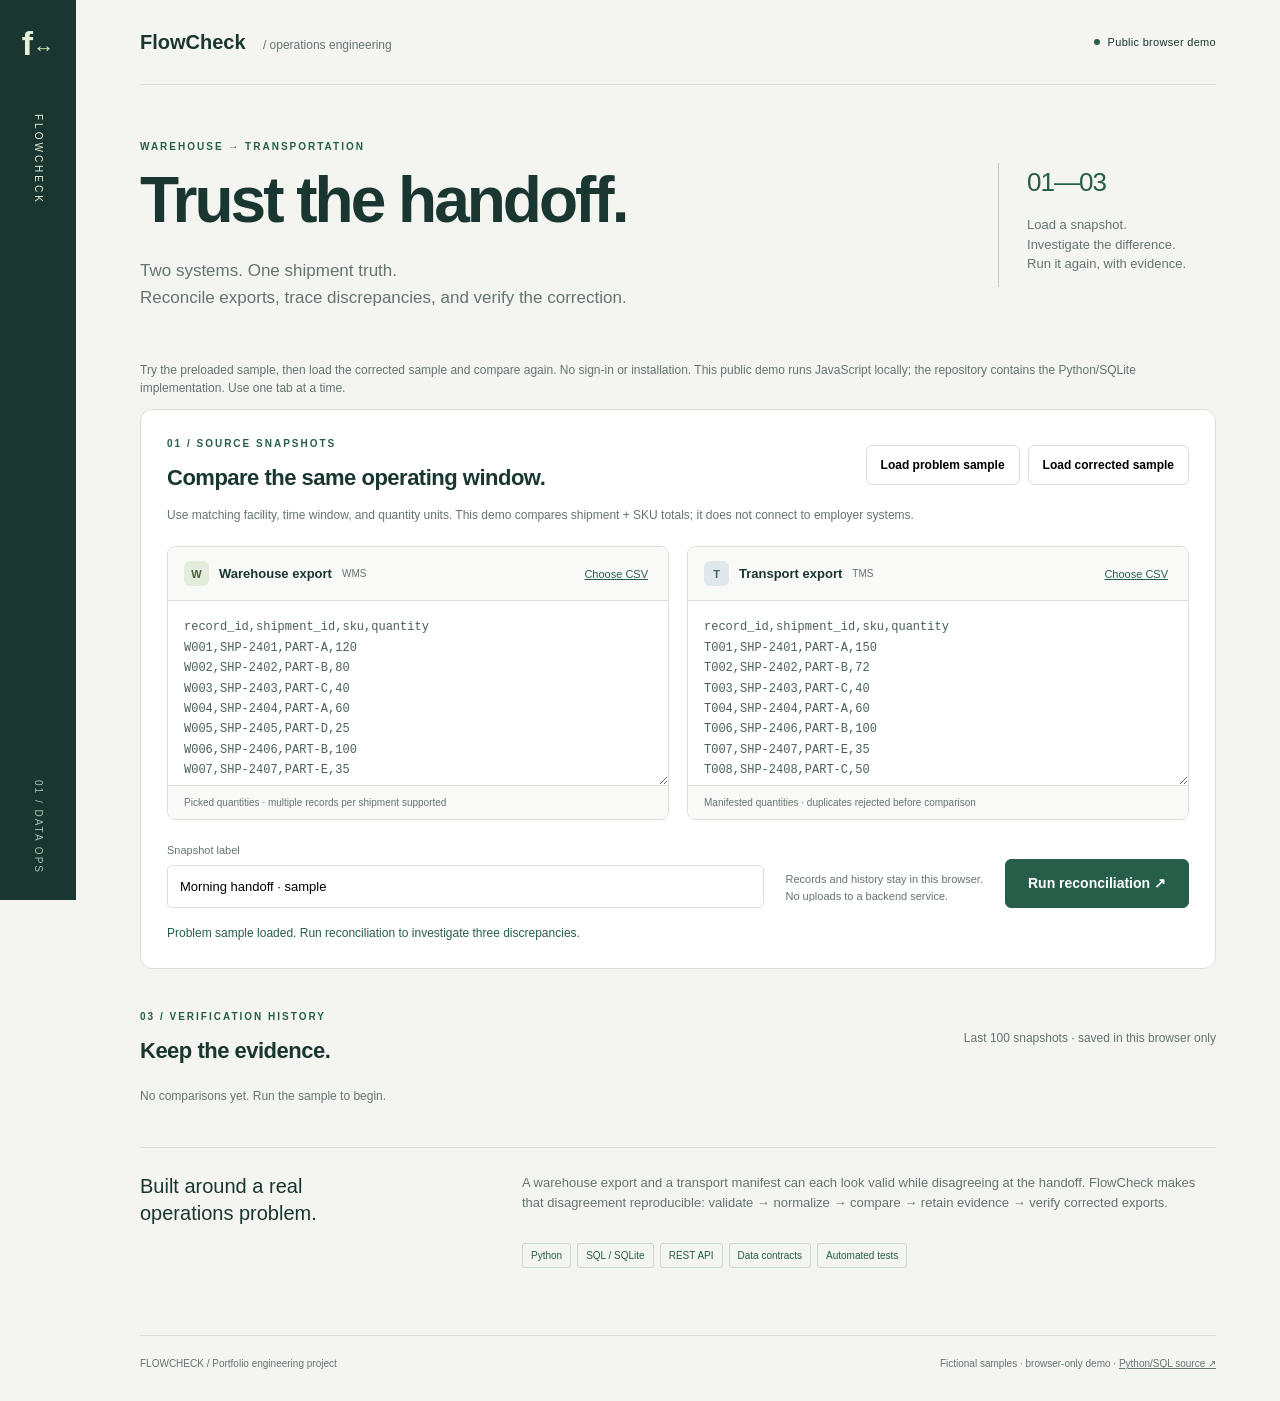
<file: docs/index.html>
<!doctype html>
<html lang="en"><head><meta charset="utf-8"><meta name="viewport" content="width=device-width, initial-scale=1"><meta name="description" content="FlowCheck is a WMS and TMS data reconciliation workbench using synthetic shipment exports."><title>FlowCheck — Reconciliation workbench</title><link rel="stylesheet" href="./styles.css"><script src="./browser-demo.js" defer></script><script src="./app.js" defer></script></head>
<body>
<a class="skip" href="#main">Skip to workbench</a>
<aside class="rail"><a class="brand" href="./">f<span>↔</span></a><span class="rail-label">FLOWCHECK</span><span class="rail-bottom">01 / DATA OPS</span></aside>
<div class="shell"><header><a class="wordmark" href="./">FlowCheck<span> / operations engineering</span></a><span class="demo-badge"><i></i>Public browser demo</span></header>
<main id="main"><section class="intro"><div><p class="eyebrow">WAREHOUSE → TRANSPORTATION</p><h1>Trust the handoff.</h1><p class="lead">Two systems. One shipment truth.<br>Reconcile exports, trace discrepancies, and verify the correction.</p></div><div class="intro-note"><span class="step-number">01—03</span><p>Load a snapshot.<br>Investigate the difference.<br>Run it again, with evidence.</p></div></section>
<p class="hint">Try the preloaded sample, then load the corrected sample and compare again. No sign-in or installation. This public demo runs JavaScript locally; the repository contains the Python/SQLite implementation. Use one tab at a time.</p><section class="workbench" aria-labelledby="input-title"><div class="section-head"><div><p class="eyebrow">01 / SOURCE SNAPSHOTS</p><h2 id="input-title">Compare the same operating window.</h2></div><div class="buttons"><button id="sample" class="secondary">Load problem sample</button><button id="fixed" class="secondary">Load corrected sample</button></div></div>
<p class="hint">Use matching facility, time window, and quantity units. This demo compares shipment + SKU totals; it does not connect to employer systems.</p>
<div class="sources"><section class="source"><div class="source-head"><h3><span class="source-icon">W</span> Warehouse export <small>WMS</small></h3><label class="file-label">Choose CSV<input id="wms-file" type="file" accept=".csv,text/csv" aria-label="Upload warehouse CSV"></label></div><label class="sr-only" for="warehouse">Warehouse CSV</label><textarea id="warehouse" spellcheck="false" placeholder="record_id,shipment_id,sku,quantity"></textarea><p>Picked quantities · multiple records per shipment supported</p></section><section class="source"><div class="source-head"><h3><span class="source-icon transport">T</span> Transport export <small>TMS</small></h3><label class="file-label">Choose CSV<input id="tms-file" type="file" accept=".csv,text/csv" aria-label="Upload transport CSV"></label></div><label class="sr-only" for="transport">Transport CSV</label><textarea id="transport" spellcheck="false" placeholder="record_id,shipment_id,sku,quantity"></textarea><p>Manifested quantities · duplicates rejected before comparison</p></section></div>
<form id="run-form" class="run-bar"><div><label for="label">Snapshot label</label><input id="label" maxlength="80" required value="Morning handoff · sample"></div><p>Records and history stay in this browser.<br>No uploads to a backend service.</p><button id="run" class="primary" type="submit">Run reconciliation <span>↗</span></button></form>
<p id="message" role="status" aria-live="polite">Loading sample exports…</p></section>
<section id="results" hidden aria-labelledby="result-title"><div class="section-head result-heading"><div><p class="eyebrow">02 / RECONCILIATION RESULT</p><h2 id="result-title">The handoff, checked.</h2></div><span id="status" class="status"></span></div><div id="metrics" class="metrics"></div>
<div class="findings"><div class="section-head"><div><h3>Discrepancy ledger</h3><p class="hint">Delta = transport quantity − warehouse quantity.</p></div><a id="download" class="secondary" href="#">Export issues ↓</a></div><div class="table-wrap"><table><thead><tr><th>Shipment / SKU</th><th>Rule</th><th>Warehouse</th><th>Transport</th><th>Delta</th><th>Investigation step</th></tr></thead><tbody id="issues"></tbody></table></div><div id="clean" class="clean" hidden><span>✓</span><h3>All shipment lines match.</h3><p>The two supplied exports agree on quantity for every shipment + SKU.<br>This is a data agreement check, not confirmation of physical shipment.</p></div></div>
<details class="provenance"><summary>View run provenance & audit trail</summary><dl id="provenance"></dl><ul id="audit"></ul></details></section>
<section class="history-section" aria-labelledby="history-title"><div class="section-head"><div><p class="eyebrow">03 / VERIFICATION HISTORY</p><h2 id="history-title">Keep the evidence.</h2></div><span class="hint">Last 100 snapshots · saved in this browser only</span></div><div id="history" class="history"><p class="hint">No comparisons yet. Run the sample to begin.</p></div></section>
<section class="explanation"><h3>Built around a real operations problem.</h3><p>A warehouse export and a transport manifest can each look valid while disagreeing at the handoff. FlowCheck makes that disagreement reproducible: validate → normalize → compare → retain evidence → verify corrected exports.</p><div><span>Python</span><span>SQL / SQLite</span><span>REST API</span><span>Data contracts</span><span>Automated tests</span></div></section></main>
<footer><span>FLOWCHECK / Portfolio engineering project</span><span>Fictional samples · browser-only demo · <a href="https://github.com/sfskhalsa101/flowcheck">Python/SQL source ↗</a></span></footer></div></body></html>
</file>
<file: docs/styles.css>
:root{--bg:#f4f5f0;--ink:#193631;--muted:#65746e;--line:#d9e0d8;--green:#265e49;--lime:#d7edac;--white:#fff;--amber:#9a5624}*{box-sizing:border-box}body{margin:0;background:var(--bg);color:var(--ink);font:15px/1.5 -apple-system,BlinkMacSystemFont,"Segoe UI",sans-serif}button,input,textarea{font:inherit}a{color:inherit}button,a,input,textarea,summary{outline-offset:4px}button:focus-visible,a:focus-visible,input:focus-visible,textarea:focus-visible,summary:focus-visible{outline:3px solid #477966}button{cursor:pointer}button:disabled{opacity:.6;cursor:wait}[hidden]{display:none!important}.rail{position:fixed;inset:0 auto 0 0;width:76px;background:var(--ink);color:#e8f0d8;display:flex;align-items:center;flex-direction:column;padding:26px 0}.brand{font-size:34px;font-weight:750;text-decoration:none;line-height:1}.brand span{font-size:21px;color:var(--lime)}.rail-label{writing-mode:vertical-rl;font-size:10px;letter-spacing:3px;margin-top:54px}.rail-bottom{writing-mode:vertical-rl;font-size:10px;letter-spacing:2px;margin-top:auto;color:#a9bfb1}.shell{margin-left:76px;padding:0 5vw}header{height:85px;border-bottom:1px solid var(--line);display:flex;align-items:center;justify-content:space-between;gap:20px}.wordmark{font-size:20px;font-weight:700;text-decoration:none}.wordmark span{font-size:12px;color:var(--muted);font-weight:400;margin-left:14px}.demo-badge{display:flex;align-items:center;gap:8px;font-size:11px;letter-spacing:.3px}.demo-badge i{width:6px;height:6px;background:var(--green);border-radius:100%}main{max-width:1400px;margin:auto}.intro{display:flex;align-items:center;justify-content:space-between;padding:54px 0 38px}.eyebrow{font-size:10px;letter-spacing:2px;font-weight:700;margin:0 0 10px;color:var(--green)}h1{font-size:clamp(40px,5vw,68px);font-weight:550;line-height:1.08;letter-spacing:-3px;margin:12px 0 22px}.lead{color:var(--muted);font-size:17px;line-height:1.6;margin:0}.intro-note{border-left:1px solid #bdcbbf;padding:0 0 0 28px;font-size:13px;color:var(--muted);margin-right:30px}.step-number{font-size:26px;font-weight:300;letter-spacing:-1px;color:var(--green)}h2{font-size:22px;font-weight:550;letter-spacing:-.5px;margin:0}h3{font-size:15px;margin:0;font-weight:600}.workbench{background:var(--white);border:1px solid var(--line);border-radius:12px;padding:26px}.section-head{display:flex;align-items:center;justify-content:space-between;gap:20px}.buttons{display:flex;gap:8px}.secondary,.primary{display:inline-flex;align-items:center;justify-content:center;text-decoration:none;white-space:nowrap;border:1px solid var(--line);border-radius:6px;background:#fff;font-size:12px;font-weight:600;padding:10px 14px}.secondary:hover{background:#eef3e8}.primary{background:var(--green);color:white;border-color:var(--green);padding:13px 22px;font-size:14px;gap:28px}.primary:hover{background:#174331}.primary span{font-size:18px}.hint{font-size:12px;color:var(--muted)}.sources{display:grid;grid-template-columns:1fr 1fr;gap:18px;margin:22px 0}.source{border:1px solid var(--line);border-radius:8px;overflow:hidden}.source-head{padding:14px 16px;display:flex;justify-content:space-between;align-items:center;background:#f9faf7;gap:6px}.source h3{display:flex;align-items:center;gap:10px;font-size:13px}.source small{font-size:10px;font-weight:400;color:var(--muted)}.source-icon{display:inline-grid;place-items:center;background:#e4ecdb;color:#466039;width:25px;height:25px;border-radius:6px;font-size:11px}.transport{background:#dfe9eb;color:#416268}.file-label{position:relative;overflow:hidden;cursor:pointer;color:var(--green);text-decoration:underline;font-size:11px;white-space:nowrap;padding:4px}.file-label input{position:absolute;inset:0;opacity:0;width:100%;cursor:pointer}.file-label:focus-within{outline:2px solid var(--green)}textarea{display:block;resize:vertical;min-height:185px;width:100%;border:0;border-top:1px solid var(--line);padding:16px;color:#496057;background:#fff;font:12px/1.7 ui-monospace,SFMono-Regular,Consolas,monospace;tab-size:2}.source p{margin:0;padding:9px 16px;color:var(--muted);font-size:10px;background:#f9faf7;border-top:1px solid var(--line)}.run-bar{display:flex;align-items:flex-end;gap:22px}.run-bar>div{flex:1}.run-bar label{display:block;font-size:11px;color:var(--muted);margin-bottom:6px}.run-bar input{width:100%;padding:11px 12px;border:1px solid var(--line);border-radius:5px;font-size:13px}.run-bar p{font-size:11px;color:var(--muted);margin:0 auto 4px 0}.run-bar button{margin-left:auto}#message{font-size:12px;color:var(--green);margin:16px 0 0}#message.error{color:#a13224}#message.changed{color:var(--amber)}.result-heading{margin:38px 0 20px}.status{font-size:12px;font-weight:600;padding:7px 13px;border-radius:20px;background:#f6e6d5;color:var(--amber)}.status.success{background:#dfebd0;color:var(--green)}.metrics{display:grid;grid-template-columns:repeat(4,1fr);gap:14px}.metric{border-top:2px solid #b6c9b2;padding:16px 14px;background:#edf0e8;border-radius:0 0 6px 6px}.metric strong{display:block;font-size:34px;line-height:1.2;letter-spacing:-1px;font-weight:500;margin:8px 0}.metric span,.metric small{font-size:11px;color:var(--muted)}.findings{background:white;border:1px solid var(--line);border-radius:9px;margin-top:24px;overflow:hidden}.findings>.section-head{padding:20px 22px}.findings .hint{margin:5px 0 0}.table-wrap{overflow-x:auto}table{border-collapse:collapse;width:100%;font-size:12px;text-align:left}th{background:#f5f7f1;color:var(--muted);font-weight:500;font-size:10px;letter-spacing:.5px;text-transform:uppercase}td,th{padding:15px 20px;border-top:1px solid var(--line);vertical-align:top}td strong,td small{display:block}td small{color:var(--muted);margin-top:3px}td:last-child{max-width:290px;color:var(--muted);line-height:1.6}td:nth-child(3),td:nth-child(4),td:nth-child(5){font-variant-numeric:tabular-nums}.rule{color:var(--amber);font-size:11px;white-space:nowrap}.clean{text-align:center;padding:35px}.clean>span{font-size:22px;display:inline-grid;place-items:center;background:var(--lime);width:44px;height:44px;border-radius:50%;margin-bottom:12px}.clean p{color:var(--muted);font-size:12px}.provenance{padding:18px 0;border-bottom:1px solid var(--line);font-size:12px;color:var(--muted)}summary{cursor:pointer;color:var(--green)}dl{display:grid;grid-template-columns:130px 1fr;gap:8px}dt{font-weight:600}dd{margin:0;overflow-wrap:anywhere;font-family:ui-monospace,monospace;font-size:11px}.history-section{margin-top:40px}.history{margin-top:20px}.history-item{width:100%;display:flex;align-items:center;gap:18px;text-align:left;background:transparent;border:0;border-bottom:1px solid var(--line);padding:16px 4px;color:var(--ink)}.history-item:hover{background:#e9eee2}.history-item b{font-size:13px}.history-item small{display:block;color:var(--muted);font-size:11px;margin-top:3px}.history-item .history-status{margin-left:auto;font-size:12px;color:var(--green)}.run-id{color:var(--muted);font:12px ui-monospace,monospace}.explanation{margin:42px 0;padding:25px 0;border-top:1px solid var(--line);display:grid;grid-template-columns:1fr 2fr;gap:8px 35px}.explanation h3{max-width:200px;font-size:20px;line-height:1.35;font-weight:500}.explanation p{margin:0;font-size:13px;color:var(--muted);max-width:700px}.explanation>div{grid-column:2;display:flex;flex-wrap:wrap;gap:6px;margin-top:8px}.explanation span{font-size:10px;padding:4px 8px;border:1px solid #cbd7c7;border-radius:3px;color:var(--green)}footer{border-top:1px solid var(--line);padding:20px 0 30px;font-size:10px;color:var(--muted);display:flex;justify-content:space-between;gap:15px}.sr-only{position:absolute;width:1px;height:1px;overflow:hidden;clip:rect(0,0,0,0)}.skip{position:absolute;left:85px;top:-60px;background:white;padding:10px;z-index:9}.skip:focus{top:10px}@media(max-width:1100px){.section-head{flex-wrap:wrap}.shell{padding:0 3vw}.intro-note{margin-right:0}.run-bar p{display:none}.source small{display:none}}@media(max-width:720px){.rail{display:none}.shell{margin:0;padding:0 20px}header{height:65px}.wordmark span{display:none}.demo-badge{font-size:9px}.intro{padding:35px 0 28px}.intro-note{display:none}h1{letter-spacing:-2px}.lead{font-size:14px}.workbench{padding:18px}.sources{grid-template-columns:1fr}h2{font-size:20px}.buttons{flex-wrap:wrap}.secondary{font-size:11px}.run-bar{flex-wrap:wrap;gap:14px}.run-bar>div{flex-basis:100%}.run-bar button{width:100%}.metrics{grid-template-columns:1fr 1fr}.metric strong{font-size:28px}.explanation{grid-template-columns:1fr}.explanation h3{max-width:none}.explanation>div{grid-column:1}footer{flex-direction:column}dl{grid-template-columns:1fr}td,th{padding:12px}.history-item{gap:10px}.history-status{max-width:100px;text-align:right}}
</file>
